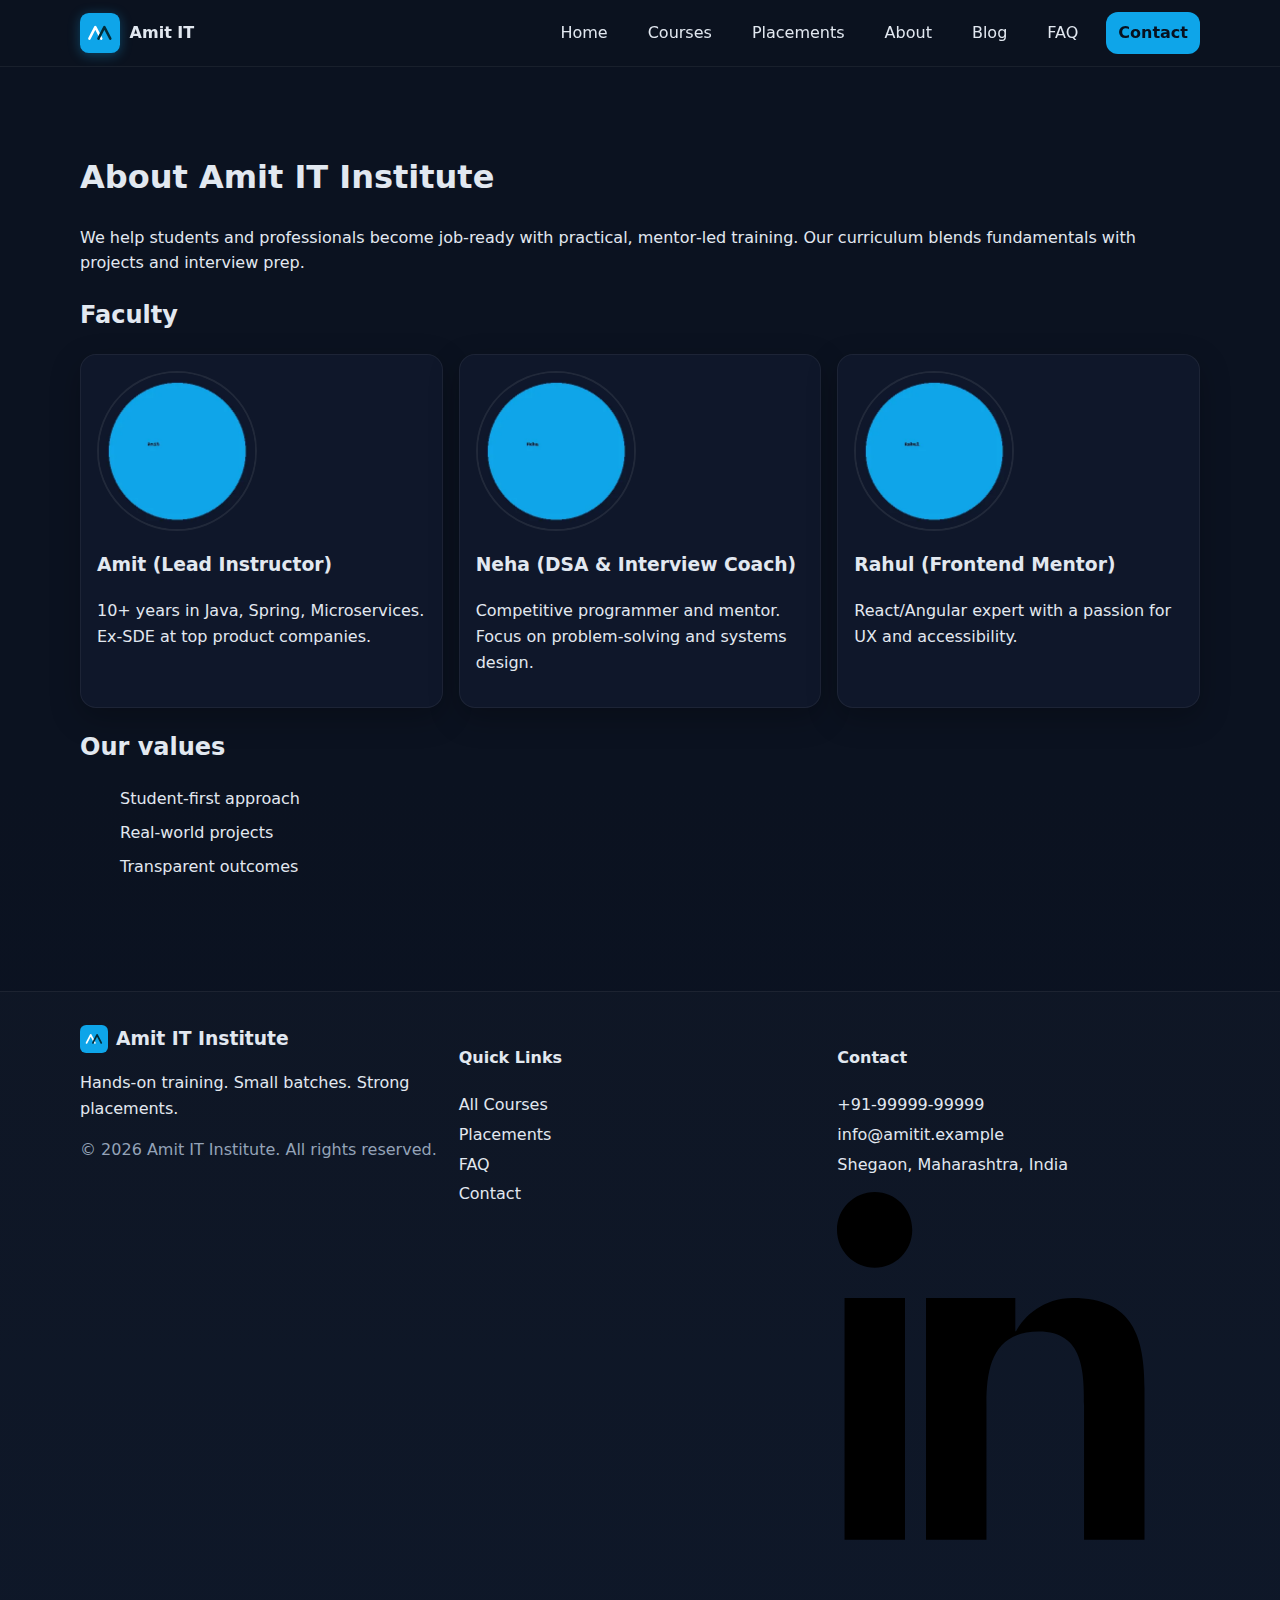
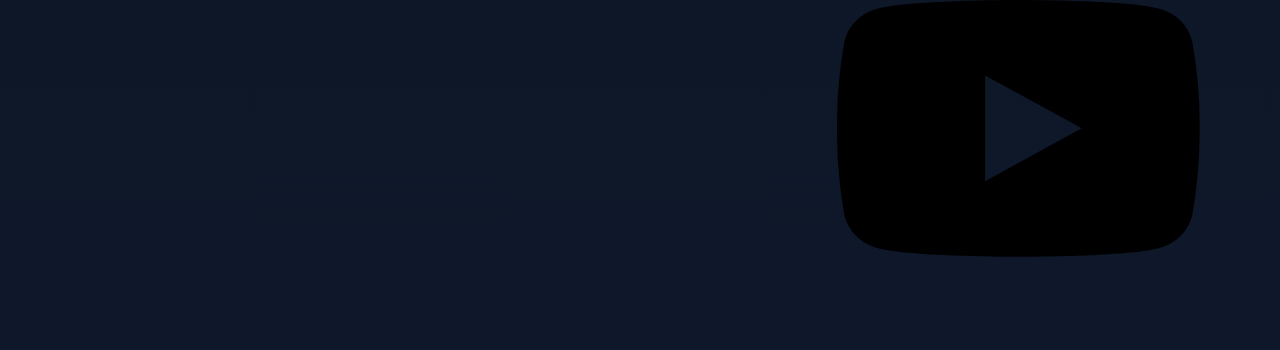
<file: about.html>
<!doctype html>
<html lang="en">
<head>
  <title>About — Amit IT Institute</title>
  <meta charset="utf-8">
<meta name="viewport" content="width=device-width, initial-scale=1">
<meta name="theme-color" content="#0ea5e9">
<meta name="description" content="Amit IT Institute — Learn Java, Python, Full-Stack, Data Structures, and interview skills. Hands-on training, small batches, and strong placement support.">
<meta name="keywords" content="Amit IT Institute, Java course, Python course, DSA, Full Stack, placements, training, India">
<meta property="og:title" content="Amit IT Institute">
<meta property="og:description" content="Transform your career in tech with hands-on courses and strong placement support.">
<meta property="og:type" content="website">
<meta property="og:image" content="assets/img/og-cover.png">
<link rel="icon" href="assets/img/favicon.png">
<link rel="preload" href="assets/img/hero.webp" as="image">
<link rel="stylesheet" href="assets/css/styles.css">
<script defer src="assets/js/main.js"></script>
<script type="application/ld+json">
{
  "@context": "https://schema.org",
  "@type": "CollegeOrUniversity",
  "name": "Amit IT Institute",
  "url": "https://example.com",
  "logo": "https://example.com/assets/img/logo.svg",
  "sameAs": ["https://www.facebook.com/", "https://www.linkedin.com/"],
  "address": {
    "@type": "PostalAddress",
    "addressCountry": "IN"
  }
}
</script>

</head>
<body>
  <header class="site-header" role="banner">
  <a class="skip-link" href="#main">Skip to content</a>
  <div class="container nav-wrap">
    <a href="index.html" class="brand" aria-label="Amit IT Institute home">
      <img src="assets/img/logo.svg" alt="" class="logo" width="40" height="40" loading="eager">
      <span>Amit IT</span>
    </a>
    <button class="nav-toggle" aria-expanded="false" aria-controls="site-nav" aria-label="Toggle navigation">
      <span class="bar"></span><span class="bar"></span><span class="bar"></span>
    </button>
    <nav id="site-nav" class="site-nav" role="navigation">
      <ul>
        <li><a href="index.html">Home</a></li>
        <li><a href="courses.html">Courses</a></li>
        <li><a href="placements.html">Placements</a></li>
        <li><a href="about.html">About</a></li>
        <li><a href="blog.html">Blog</a></li>
        <li><a href="faq.html">FAQ</a></li>
        <li><a href="contact.html" class="btn btn-sm">Contact</a></li>
      </ul>
    </nav>
  </div>
</header>

  <main id="main" class="container pad-block">
    <h1>About Amit IT Institute</h1>
    <p>We help students and professionals become job‑ready with practical, mentor‑led training. Our curriculum blends fundamentals with projects and interview prep.</p>
    <h2>Faculty</h2>
    <div class="grid-3 team">
      <article class="card">
        <img class="avatar" src="assets/img/faculty-amit.webp" alt="Amit — Lead Instructor" width="160" height="160" loading="lazy">
        <h3>Amit (Lead Instructor)</h3>
        <p>10+ years in Java, Spring, Microservices. Ex‑SDE at top product companies.</p>
      </article>
      <article class="card">
        <img class="avatar" src="assets/img/faculty-neha.webp" alt="Neha — DSA & Interview Coach" width="160" height="160" loading="lazy">
        <h3>Neha (DSA & Interview Coach)</h3>
        <p>Competitive programmer and mentor. Focus on problem‑solving and systems design.</p>
      </article>
      <article class="card">
        <img class="avatar" src="assets/img/faculty-rahul.webp" alt="Rahul — Frontend Mentor" width="160" height="160" loading="lazy">
        <h3>Rahul (Frontend Mentor)</h3>
        <p>React/Angular expert with a passion for UX and accessibility.</p>
      </article>
    </div>
    <h2>Our values</h2>
    <ul class="checklist">
      <li>Student‑first approach</li>
      <li>Real‑world projects</li>
      <li>Transparent outcomes</li>
    </ul>
  </main>
  <footer class="site-footer">
  <div class="container grid-3">
    <div>
      <h3 class="footer-brand">
        <img src="assets/img/logo.svg" alt="" width="28" height="28"> Amit IT Institute
      </h3>
      <p>Hands-on training. Small batches. Strong placements.</p>
      <p class="muted">© <span id="year"></span> Amit IT Institute. All rights reserved.</p>
    </div>
    <div>
      <h4>Quick Links</h4>
      <ul class="list-unstyled">
        <li><a href="courses.html">All Courses</a></li>
        <li><a href="placements.html">Placements</a></li>
        <li><a href="faq.html">FAQ</a></li>
        <li><a href="contact.html">Contact</a></li>
      </ul>
    </div>
    <div>
      <h4>Contact</h4>
      <ul class="list-unstyled">
        <li><a href="tel:+919999999999">+91-99999-99999</a></li>
        <li><a href="mailto:info@amitit.example">info@amitit.example</a></li>
        <li>Shegaon, Maharashtra, India</li>
      </ul>
      <div class="socials">
        <a aria-label="LinkedIn" href="#"><svg aria-hidden="true" viewBox="0 0 24 24"><path d="M4.98 3.5C4.98 4.88 3.86 6 2.5 6S0 4.88 0 3.5 1.12 1 2.5 1s2.48 1.12 2.48 2.5zM.5 8h4V24h-4V8zm7.5 0h3.8v2.2h.05c.53-1 1.82-2.2 3.75-2.2 4 0 4.75 2.63 4.75 6v10h-4v-8.9c0-2.13 0-4.87-3-4.87-3 0-3.46 2.34-3.46 4.75V24h-4V8z"/></svg></a>
        <a aria-label="YouTube" href="#"><svg aria-hidden="true" viewBox="0 0 24 24"><path d="M23.5 6.2a3 3 0 0 0-2.1-2.1C19.5 3.5 12 3.5 12 3.5s-7.5 0-9.4.6A3 3 0 0 0 .5 6.2 31 31 0 0 0 0 12a31 31 0 0 0 .5 5.8 3 3 0 0 0 2.1 2.1C4.5 20.5 12 20.5 12 20.5s7.5 0 9.4-.6a3 3 0 0 0 2.1-2.1A31 31 0 0 0 24 12a31 31 0 0 0-.5-5.8zM9.8 15.5v-7l6.4 3.5-6.4 3.5z"/></svg></a>
      </div>
    </div>
  </div>
</footer>

</body>
</html>
</file>
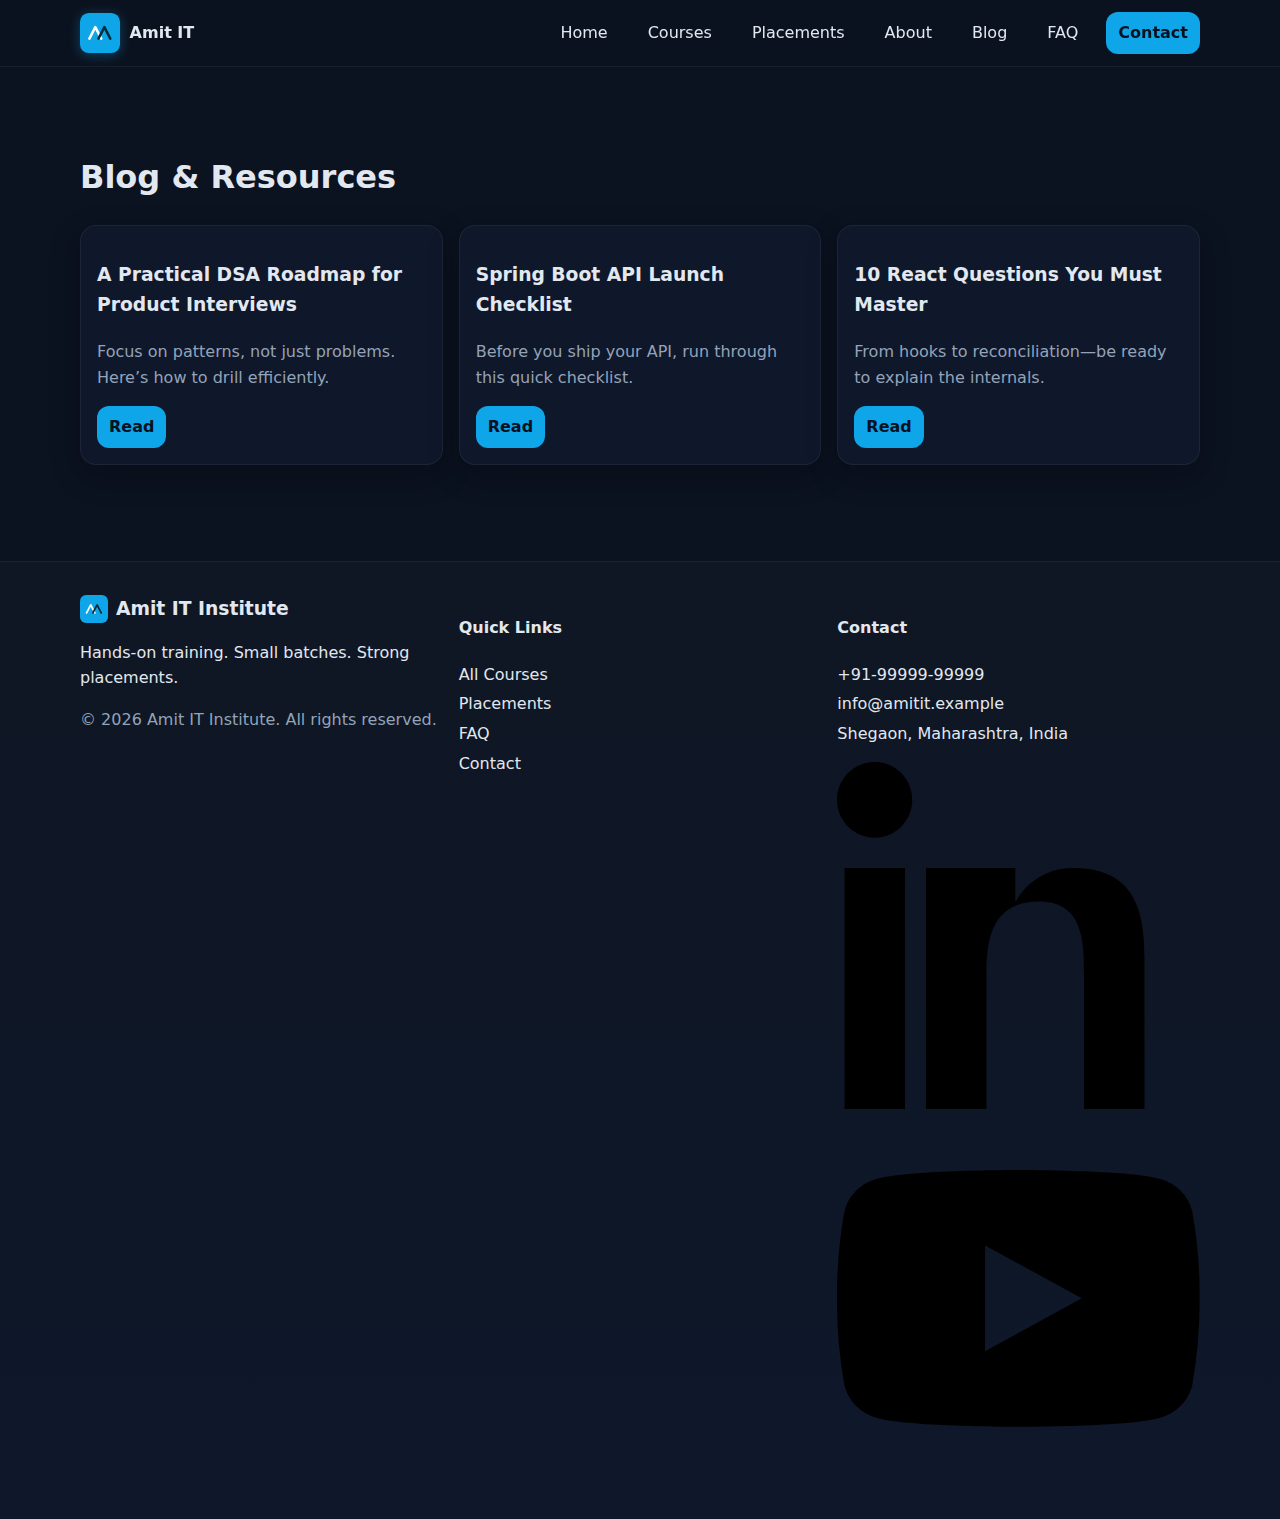
<file: blog.html>
<!doctype html>
<html lang="en">
<head>
  <title>Blog — Amit IT Institute</title>
  <meta charset="utf-8">
<meta name="viewport" content="width=device-width, initial-scale=1">
<meta name="theme-color" content="#0ea5e9">
<meta name="description" content="Amit IT Institute — Learn Java, Python, Full-Stack, Data Structures, and interview skills. Hands-on training, small batches, and strong placement support.">
<meta name="keywords" content="Amit IT Institute, Java course, Python course, DSA, Full Stack, placements, training, India">
<meta property="og:title" content="Amit IT Institute">
<meta property="og:description" content="Transform your career in tech with hands-on courses and strong placement support.">
<meta property="og:type" content="website">
<meta property="og:image" content="assets/img/og-cover.png">
<link rel="icon" href="assets/img/favicon.png">
<link rel="preload" href="assets/img/hero.webp" as="image">
<link rel="stylesheet" href="assets/css/styles.css">
<script defer src="assets/js/main.js"></script>
<script type="application/ld+json">
{
  "@context": "https://schema.org",
  "@type": "CollegeOrUniversity",
  "name": "Amit IT Institute",
  "url": "https://example.com",
  "logo": "https://example.com/assets/img/logo.svg",
  "sameAs": ["https://www.facebook.com/", "https://www.linkedin.com/"],
  "address": {
    "@type": "PostalAddress",
    "addressCountry": "IN"
  }
}
</script>

  <script defer src="assets/js/blog.js"></script>
</head>
<body>
  <header class="site-header" role="banner">
  <a class="skip-link" href="#main">Skip to content</a>
  <div class="container nav-wrap">
    <a href="index.html" class="brand" aria-label="Amit IT Institute home">
      <img src="assets/img/logo.svg" alt="" class="logo" width="40" height="40" loading="eager">
      <span>Amit IT</span>
    </a>
    <button class="nav-toggle" aria-expanded="false" aria-controls="site-nav" aria-label="Toggle navigation">
      <span class="bar"></span><span class="bar"></span><span class="bar"></span>
    </button>
    <nav id="site-nav" class="site-nav" role="navigation">
      <ul>
        <li><a href="index.html">Home</a></li>
        <li><a href="courses.html">Courses</a></li>
        <li><a href="placements.html">Placements</a></li>
        <li><a href="about.html">About</a></li>
        <li><a href="blog.html">Blog</a></li>
        <li><a href="faq.html">FAQ</a></li>
        <li><a href="contact.html" class="btn btn-sm">Contact</a></li>
      </ul>
    </nav>
  </div>
</header>

  <main id="main" class="container pad-block">
    <h1>Blog & Resources</h1>
    <div id="post-list" class="grid-3"></div>
  </main>
  <footer class="site-footer">
  <div class="container grid-3">
    <div>
      <h3 class="footer-brand">
        <img src="assets/img/logo.svg" alt="" width="28" height="28"> Amit IT Institute
      </h3>
      <p>Hands-on training. Small batches. Strong placements.</p>
      <p class="muted">© <span id="year"></span> Amit IT Institute. All rights reserved.</p>
    </div>
    <div>
      <h4>Quick Links</h4>
      <ul class="list-unstyled">
        <li><a href="courses.html">All Courses</a></li>
        <li><a href="placements.html">Placements</a></li>
        <li><a href="faq.html">FAQ</a></li>
        <li><a href="contact.html">Contact</a></li>
      </ul>
    </div>
    <div>
      <h4>Contact</h4>
      <ul class="list-unstyled">
        <li><a href="tel:+919999999999">+91-99999-99999</a></li>
        <li><a href="mailto:info@amitit.example">info@amitit.example</a></li>
        <li>Shegaon, Maharashtra, India</li>
      </ul>
      <div class="socials">
        <a aria-label="LinkedIn" href="#"><svg aria-hidden="true" viewBox="0 0 24 24"><path d="M4.98 3.5C4.98 4.88 3.86 6 2.5 6S0 4.88 0 3.5 1.12 1 2.5 1s2.48 1.12 2.48 2.5zM.5 8h4V24h-4V8zm7.5 0h3.8v2.2h.05c.53-1 1.82-2.2 3.75-2.2 4 0 4.75 2.63 4.75 6v10h-4v-8.9c0-2.13 0-4.87-3-4.87-3 0-3.46 2.34-3.46 4.75V24h-4V8z"/></svg></a>
        <a aria-label="YouTube" href="#"><svg aria-hidden="true" viewBox="0 0 24 24"><path d="M23.5 6.2a3 3 0 0 0-2.1-2.1C19.5 3.5 12 3.5 12 3.5s-7.5 0-9.4.6A3 3 0 0 0 .5 6.2 31 31 0 0 0 0 12a31 31 0 0 0 .5 5.8 3 3 0 0 0 2.1 2.1C4.5 20.5 12 20.5 12 20.5s7.5 0 9.4-.6a3 3 0 0 0 2.1-2.1A31 31 0 0 0 24 12a31 31 0 0 0-.5-5.8zM9.8 15.5v-7l6.4 3.5-6.4 3.5z"/></svg></a>
      </div>
    </div>
  </div>
</footer>

</body>
</html>
</file>
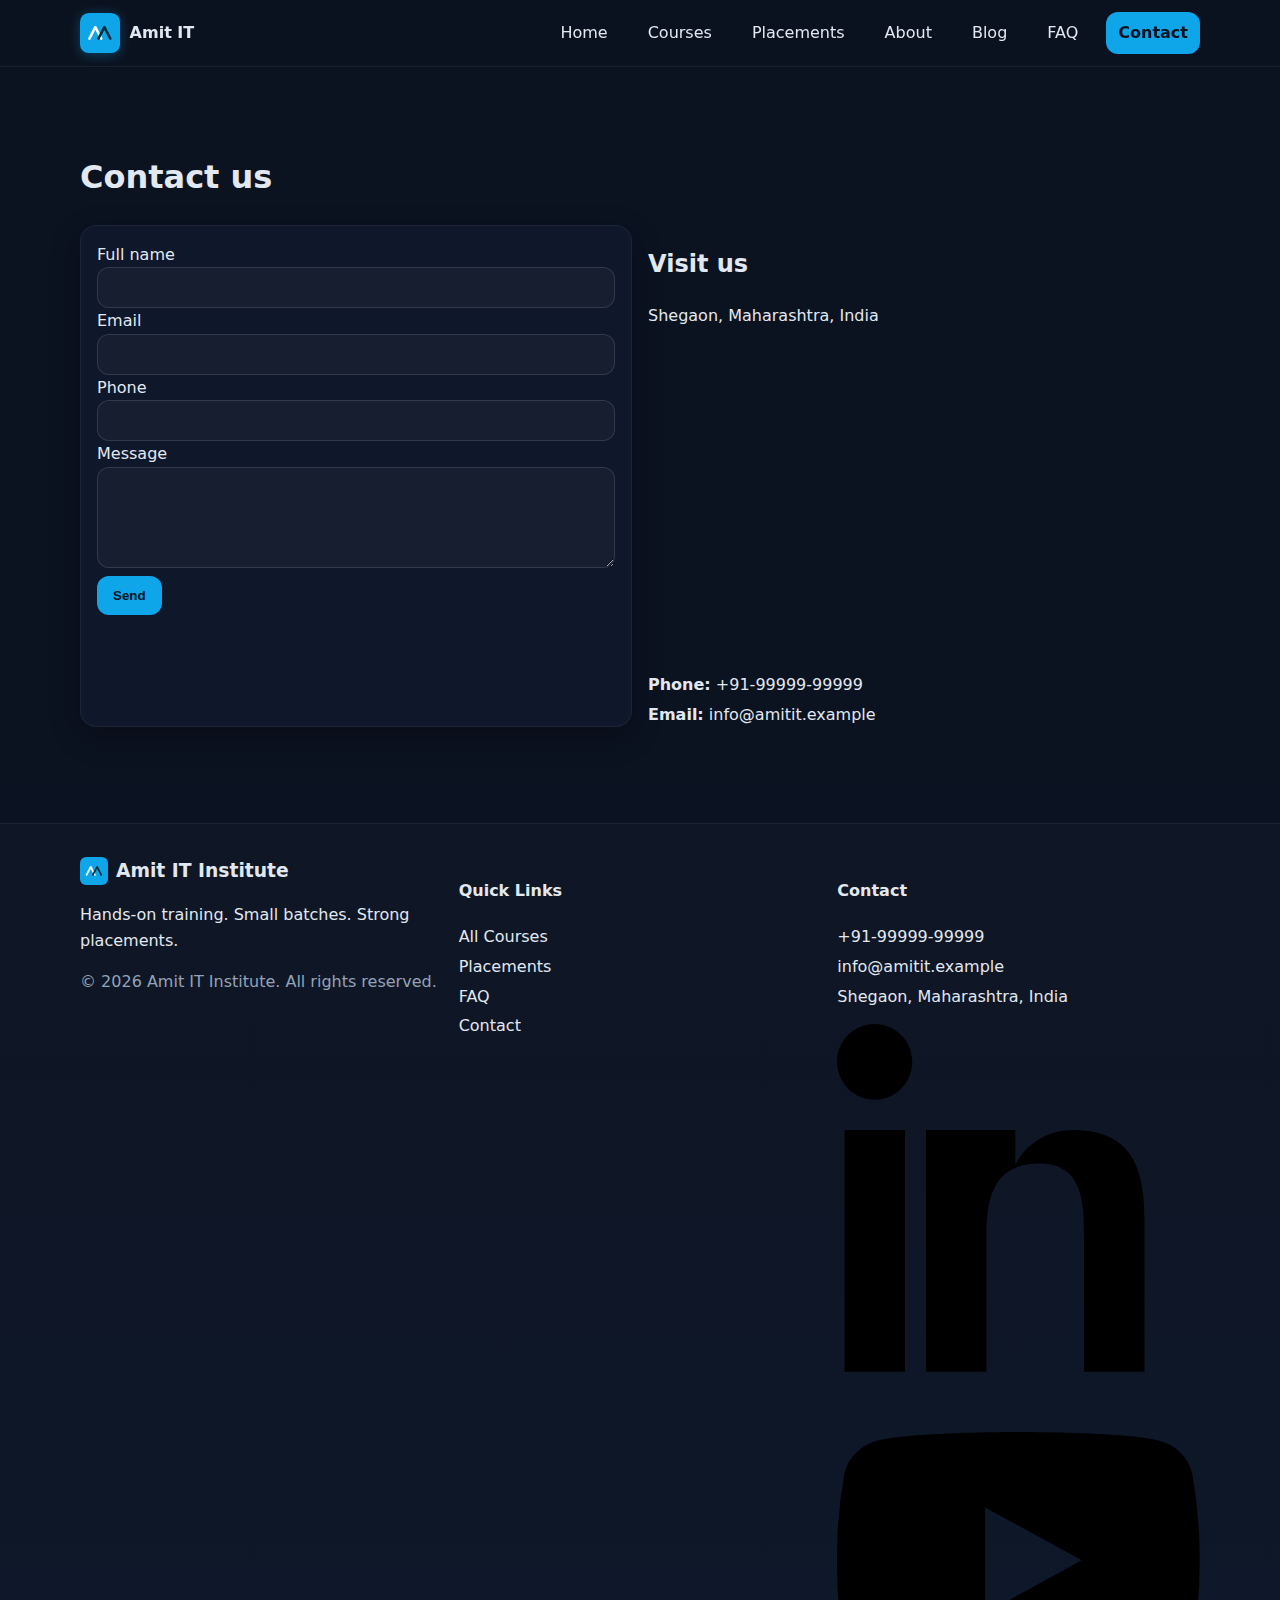
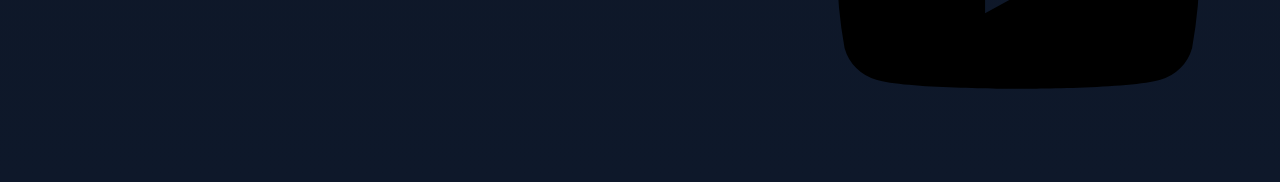
<file: contact.html>
<!doctype html>
<html lang="en">
<head>
  <title>Contact — Amit IT Institute</title>
  <meta charset="utf-8">
<meta name="viewport" content="width=device-width, initial-scale=1">
<meta name="theme-color" content="#0ea5e9">
<meta name="description" content="Amit IT Institute — Learn Java, Python, Full-Stack, Data Structures, and interview skills. Hands-on training, small batches, and strong placement support.">
<meta name="keywords" content="Amit IT Institute, Java course, Python course, DSA, Full Stack, placements, training, India">
<meta property="og:title" content="Amit IT Institute">
<meta property="og:description" content="Transform your career in tech with hands-on courses and strong placement support.">
<meta property="og:type" content="website">
<meta property="og:image" content="assets/img/og-cover.png">
<link rel="icon" href="assets/img/favicon.png">
<link rel="preload" href="assets/img/hero.webp" as="image">
<link rel="stylesheet" href="assets/css/styles.css">
<script defer src="assets/js/main.js"></script>
<script type="application/ld+json">
{
  "@context": "https://schema.org",
  "@type": "CollegeOrUniversity",
  "name": "Amit IT Institute",
  "url": "https://example.com",
  "logo": "https://example.com/assets/img/logo.svg",
  "sameAs": ["https://www.facebook.com/", "https://www.linkedin.com/"],
  "address": {
    "@type": "PostalAddress",
    "addressCountry": "IN"
  }
}
</script>

</head>
<body>
  <header class="site-header" role="banner">
  <a class="skip-link" href="#main">Skip to content</a>
  <div class="container nav-wrap">
    <a href="index.html" class="brand" aria-label="Amit IT Institute home">
      <img src="assets/img/logo.svg" alt="" class="logo" width="40" height="40" loading="eager">
      <span>Amit IT</span>
    </a>
    <button class="nav-toggle" aria-expanded="false" aria-controls="site-nav" aria-label="Toggle navigation">
      <span class="bar"></span><span class="bar"></span><span class="bar"></span>
    </button>
    <nav id="site-nav" class="site-nav" role="navigation">
      <ul>
        <li><a href="index.html">Home</a></li>
        <li><a href="courses.html">Courses</a></li>
        <li><a href="placements.html">Placements</a></li>
        <li><a href="about.html">About</a></li>
        <li><a href="blog.html">Blog</a></li>
        <li><a href="faq.html">FAQ</a></li>
        <li><a href="contact.html" class="btn btn-sm">Contact</a></li>
      </ul>
    </nav>
  </div>
</header>

  <main id="main" class="container pad-block">
    <h1>Contact us</h1>
    <div class="grid-2">
      <form id="contact-form" class="card" novalidate>
        <label>Full name
          <input type="text" name="name" required>
        </label>
        <label>Email
          <input type="email" name="email" required>
        </label>
        <label>Phone
          <input type="tel" name="phone" pattern="[0-9\-\+ ](7, 15)" required>
        </label>
        <label>Message
          <textarea name="message" rows="5" required></textarea>
        </label>
        <button class="btn" type="submit">Send</button>
        <p id="form-status" class="muted" role="status" aria-live="polite"></p>
      </form>
      <div>
        <h2>Visit us</h2>
        <p>Shegaon, Maharashtra, India</p>
        <div class="map-embed">
          <iframe title="Amit IT Institute location" loading="lazy" referrerpolicy="no-referrer-when-downgrade"
            src="https://maps.google.com/maps?q=Shegaon%20Maharashtra&t=&z=13&ie=UTF8&iwloc=&output=embed"></iframe>
        </div>
        <ul class="list-unstyled">
          <li><strong>Phone:</strong> +91‑99999‑99999</li>
          <li><strong>Email:</strong> info@amitit.example</li>
        </ul>
      </div>
    </div>
  </main>
  <footer class="site-footer">
  <div class="container grid-3">
    <div>
      <h3 class="footer-brand">
        <img src="assets/img/logo.svg" alt="" width="28" height="28"> Amit IT Institute
      </h3>
      <p>Hands-on training. Small batches. Strong placements.</p>
      <p class="muted">© <span id="year"></span> Amit IT Institute. All rights reserved.</p>
    </div>
    <div>
      <h4>Quick Links</h4>
      <ul class="list-unstyled">
        <li><a href="courses.html">All Courses</a></li>
        <li><a href="placements.html">Placements</a></li>
        <li><a href="faq.html">FAQ</a></li>
        <li><a href="contact.html">Contact</a></li>
      </ul>
    </div>
    <div>
      <h4>Contact</h4>
      <ul class="list-unstyled">
        <li><a href="tel:+919999999999">+91-99999-99999</a></li>
        <li><a href="mailto:info@amitit.example">info@amitit.example</a></li>
        <li>Shegaon, Maharashtra, India</li>
      </ul>
      <div class="socials">
        <a aria-label="LinkedIn" href="#"><svg aria-hidden="true" viewBox="0 0 24 24"><path d="M4.98 3.5C4.98 4.88 3.86 6 2.5 6S0 4.88 0 3.5 1.12 1 2.5 1s2.48 1.12 2.48 2.5zM.5 8h4V24h-4V8zm7.5 0h3.8v2.2h.05c.53-1 1.82-2.2 3.75-2.2 4 0 4.75 2.63 4.75 6v10h-4v-8.9c0-2.13 0-4.87-3-4.87-3 0-3.46 2.34-3.46 4.75V24h-4V8z"/></svg></a>
        <a aria-label="YouTube" href="#"><svg aria-hidden="true" viewBox="0 0 24 24"><path d="M23.5 6.2a3 3 0 0 0-2.1-2.1C19.5 3.5 12 3.5 12 3.5s-7.5 0-9.4.6A3 3 0 0 0 .5 6.2 31 31 0 0 0 0 12a31 31 0 0 0 .5 5.8 3 3 0 0 0 2.1 2.1C4.5 20.5 12 20.5 12 20.5s7.5 0 9.4-.6a3 3 0 0 0 2.1-2.1A31 31 0 0 0 24 12a31 31 0 0 0-.5-5.8zM9.8 15.5v-7l6.4 3.5-6.4 3.5z"/></svg></a>
      </div>
    </div>
  </div>
</footer>

  <script>
    // simple client-side validation/feedback
    document.getElementById('contact-form').addEventListener('submit', (e) => {
      e.preventDefault();
      const status = document.getElementById('form-status');
      status.textContent = 'Thanks! Your message has been recorded.';
      e.target.reset();
    });
  </script>
</body>
</html>
</file>
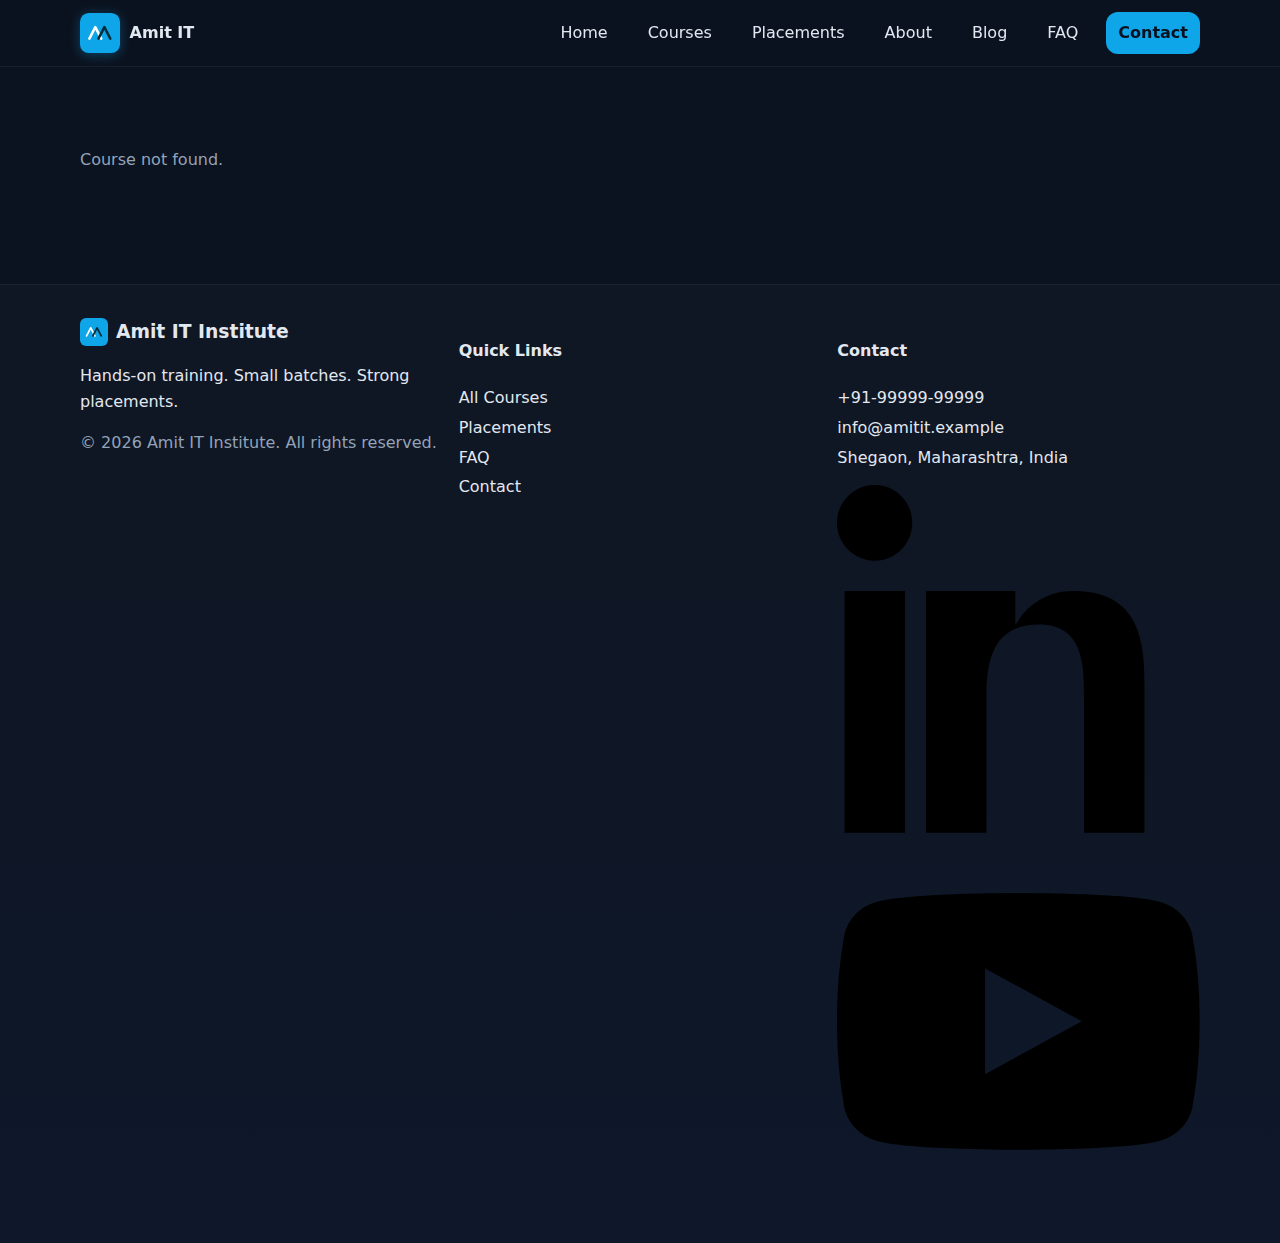
<file: course.html>
<!doctype html>
<html lang="en">
<head>
  <title>Course Details — Amit IT Institute</title>
  <meta charset="utf-8">
<meta name="viewport" content="width=device-width, initial-scale=1">
<meta name="theme-color" content="#0ea5e9">
<meta name="description" content="Amit IT Institute — Learn Java, Python, Full-Stack, Data Structures, and interview skills. Hands-on training, small batches, and strong placement support.">
<meta name="keywords" content="Amit IT Institute, Java course, Python course, DSA, Full Stack, placements, training, India">
<meta property="og:title" content="Amit IT Institute">
<meta property="og:description" content="Transform your career in tech with hands-on courses and strong placement support.">
<meta property="og:type" content="website">
<meta property="og:image" content="assets/img/og-cover.png">
<link rel="icon" href="assets/img/favicon.png">
<link rel="preload" href="assets/img/hero.webp" as="image">
<link rel="stylesheet" href="assets/css/styles.css">
<script defer src="assets/js/main.js"></script>
<script type="application/ld+json">
{
  "@context": "https://schema.org",
  "@type": "CollegeOrUniversity",
  "name": "Amit IT Institute",
  "url": "https://example.com",
  "logo": "https://example.com/assets/img/logo.svg",
  "sameAs": ["https://www.facebook.com/", "https://www.linkedin.com/"],
  "address": {
    "@type": "PostalAddress",
    "addressCountry": "IN"
  }
}
</script>

  <script defer src="assets/js/course-detail.js"></script>
</head>
<body>
  <header class="site-header" role="banner">
  <a class="skip-link" href="#main">Skip to content</a>
  <div class="container nav-wrap">
    <a href="index.html" class="brand" aria-label="Amit IT Institute home">
      <img src="assets/img/logo.svg" alt="" class="logo" width="40" height="40" loading="eager">
      <span>Amit IT</span>
    </a>
    <button class="nav-toggle" aria-expanded="false" aria-controls="site-nav" aria-label="Toggle navigation">
      <span class="bar"></span><span class="bar"></span><span class="bar"></span>
    </button>
    <nav id="site-nav" class="site-nav" role="navigation">
      <ul>
        <li><a href="index.html">Home</a></li>
        <li><a href="courses.html">Courses</a></li>
        <li><a href="placements.html">Placements</a></li>
        <li><a href="about.html">About</a></li>
        <li><a href="blog.html">Blog</a></li>
        <li><a href="faq.html">FAQ</a></li>
        <li><a href="contact.html" class="btn btn-sm">Contact</a></li>
      </ul>
    </nav>
  </div>
</header>

  <main id="main" class="container pad-block">
    <div id="course-detail"></div>
  </main>
  <footer class="site-footer">
  <div class="container grid-3">
    <div>
      <h3 class="footer-brand">
        <img src="assets/img/logo.svg" alt="" width="28" height="28"> Amit IT Institute
      </h3>
      <p>Hands-on training. Small batches. Strong placements.</p>
      <p class="muted">© <span id="year"></span> Amit IT Institute. All rights reserved.</p>
    </div>
    <div>
      <h4>Quick Links</h4>
      <ul class="list-unstyled">
        <li><a href="courses.html">All Courses</a></li>
        <li><a href="placements.html">Placements</a></li>
        <li><a href="faq.html">FAQ</a></li>
        <li><a href="contact.html">Contact</a></li>
      </ul>
    </div>
    <div>
      <h4>Contact</h4>
      <ul class="list-unstyled">
        <li><a href="tel:+919999999999">+91-99999-99999</a></li>
        <li><a href="mailto:info@amitit.example">info@amitit.example</a></li>
        <li>Shegaon, Maharashtra, India</li>
      </ul>
      <div class="socials">
        <a aria-label="LinkedIn" href="#"><svg aria-hidden="true" viewBox="0 0 24 24"><path d="M4.98 3.5C4.98 4.88 3.86 6 2.5 6S0 4.88 0 3.5 1.12 1 2.5 1s2.48 1.12 2.48 2.5zM.5 8h4V24h-4V8zm7.5 0h3.8v2.2h.05c.53-1 1.82-2.2 3.75-2.2 4 0 4.75 2.63 4.75 6v10h-4v-8.9c0-2.13 0-4.87-3-4.87-3 0-3.46 2.34-3.46 4.75V24h-4V8z"/></svg></a>
        <a aria-label="YouTube" href="#"><svg aria-hidden="true" viewBox="0 0 24 24"><path d="M23.5 6.2a3 3 0 0 0-2.1-2.1C19.5 3.5 12 3.5 12 3.5s-7.5 0-9.4.6A3 3 0 0 0 .5 6.2 31 31 0 0 0 0 12a31 31 0 0 0 .5 5.8 3 3 0 0 0 2.1 2.1C4.5 20.5 12 20.5 12 20.5s7.5 0 9.4-.6a3 3 0 0 0 2.1-2.1A31 31 0 0 0 24 12a31 31 0 0 0-.5-5.8zM9.8 15.5v-7l6.4 3.5-6.4 3.5z"/></svg></a>
      </div>
    </div>
  </div>
</footer>

</body>
</html>
</file>
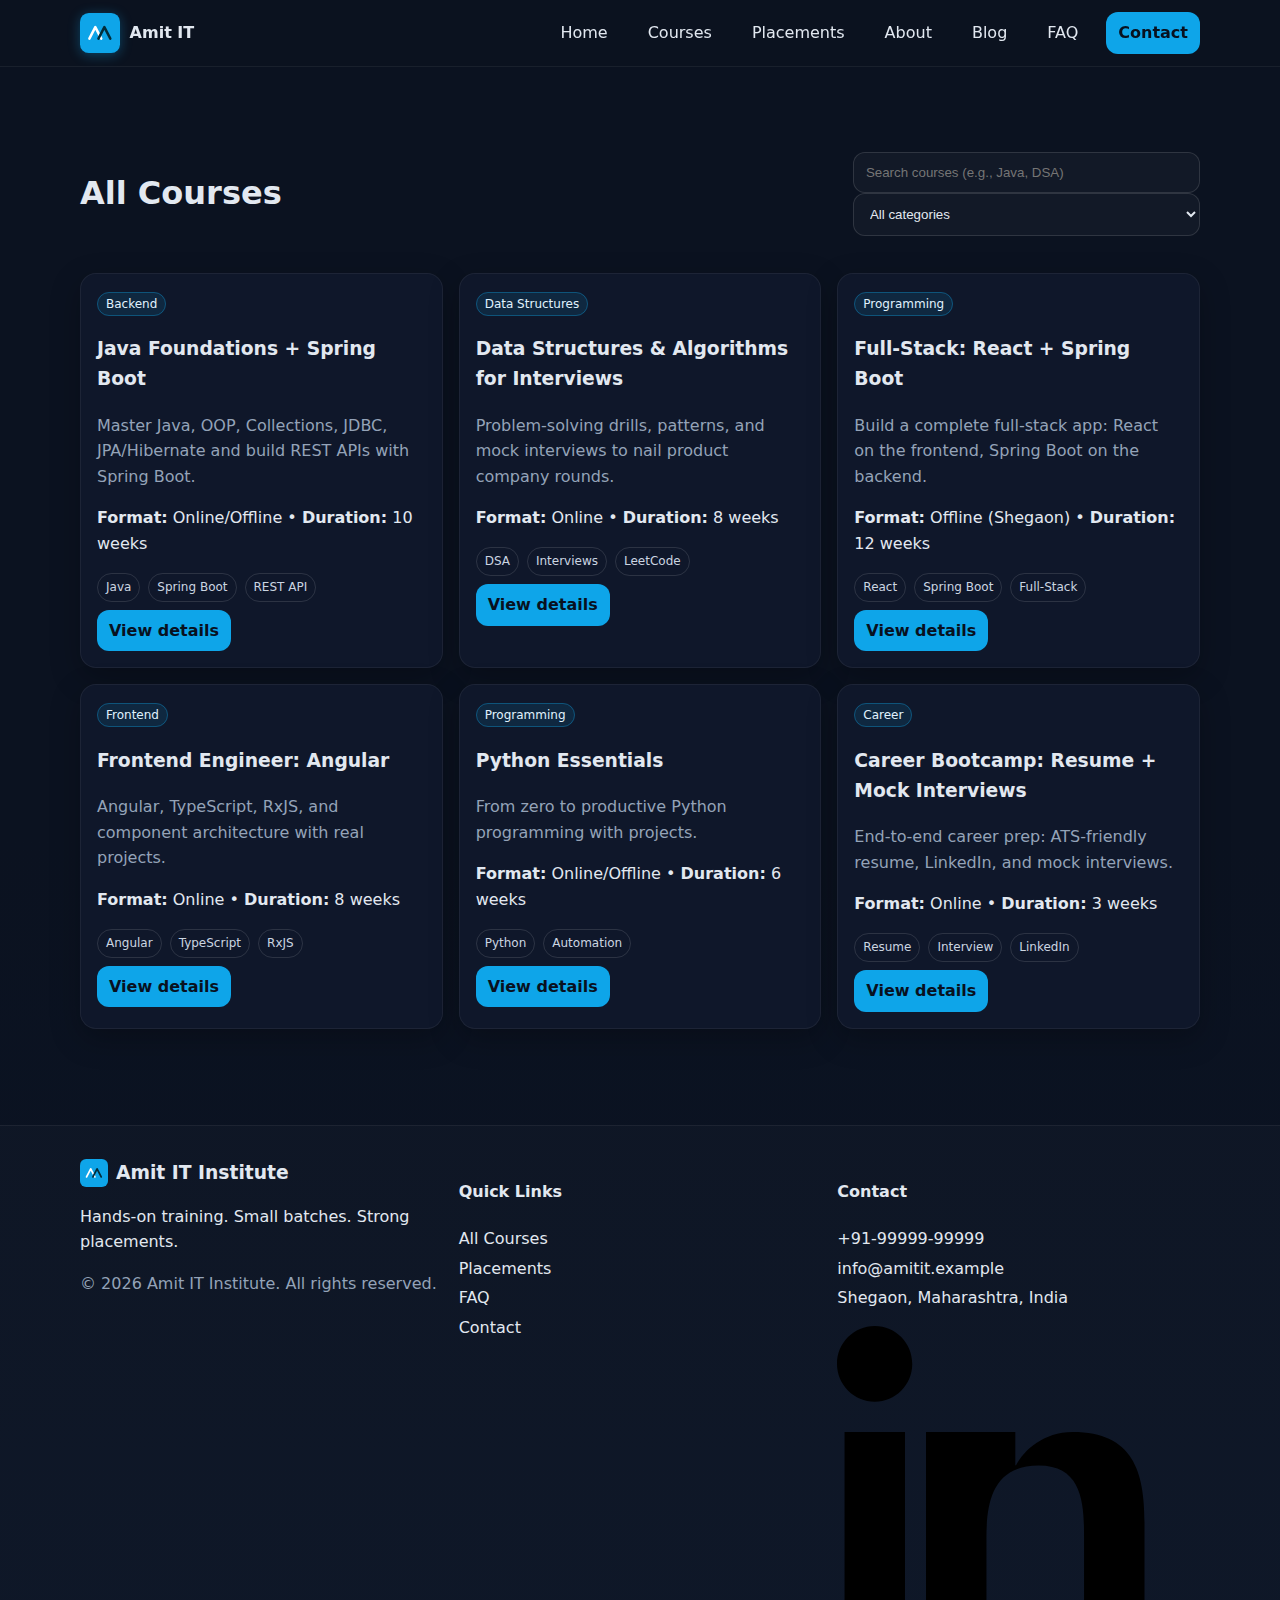
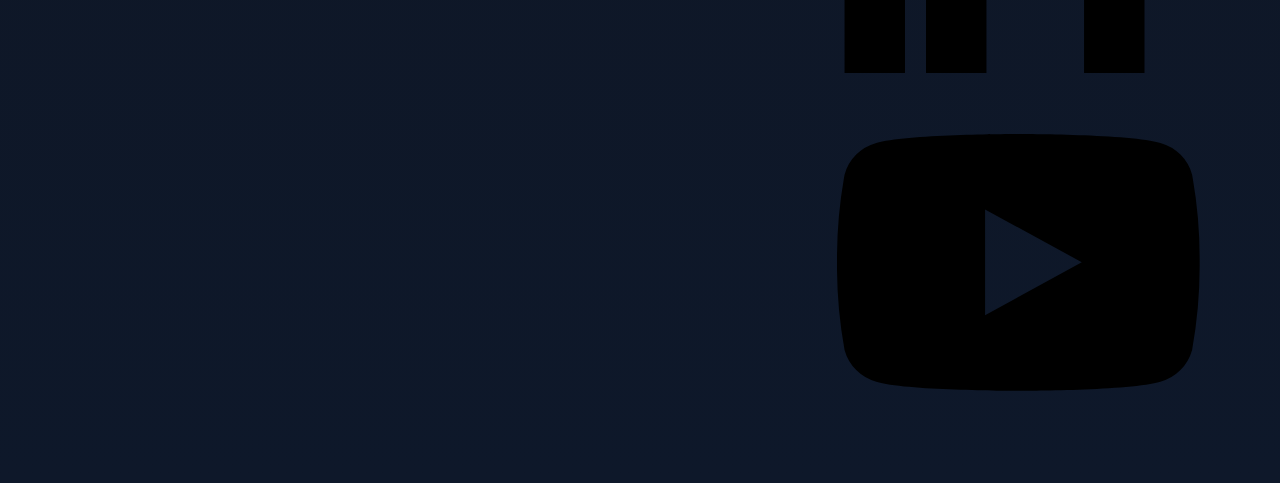
<file: courses.html>
<!doctype html>
<html lang="en">
<head>
  <title>Courses — Amit IT Institute</title>
  <meta charset="utf-8">
<meta name="viewport" content="width=device-width, initial-scale=1">
<meta name="theme-color" content="#0ea5e9">
<meta name="description" content="Amit IT Institute — Learn Java, Python, Full-Stack, Data Structures, and interview skills. Hands-on training, small batches, and strong placement support.">
<meta name="keywords" content="Amit IT Institute, Java course, Python course, DSA, Full Stack, placements, training, India">
<meta property="og:title" content="Amit IT Institute">
<meta property="og:description" content="Transform your career in tech with hands-on courses and strong placement support.">
<meta property="og:type" content="website">
<meta property="og:image" content="assets/img/og-cover.png">
<link rel="icon" href="assets/img/favicon.png">
<link rel="preload" href="assets/img/hero.webp" as="image">
<link rel="stylesheet" href="assets/css/styles.css">
<script defer src="assets/js/main.js"></script>
<script type="application/ld+json">
{
  "@context": "https://schema.org",
  "@type": "CollegeOrUniversity",
  "name": "Amit IT Institute",
  "url": "https://example.com",
  "logo": "https://example.com/assets/img/logo.svg",
  "sameAs": ["https://www.facebook.com/", "https://www.linkedin.com/"],
  "address": {
    "@type": "PostalAddress",
    "addressCountry": "IN"
  }
}
</script>

  <script defer src="assets/js/courses.js"></script>
</head>
<body>
  <header class="site-header" role="banner">
  <a class="skip-link" href="#main">Skip to content</a>
  <div class="container nav-wrap">
    <a href="index.html" class="brand" aria-label="Amit IT Institute home">
      <img src="assets/img/logo.svg" alt="" class="logo" width="40" height="40" loading="eager">
      <span>Amit IT</span>
    </a>
    <button class="nav-toggle" aria-expanded="false" aria-controls="site-nav" aria-label="Toggle navigation">
      <span class="bar"></span><span class="bar"></span><span class="bar"></span>
    </button>
    <nav id="site-nav" class="site-nav" role="navigation">
      <ul>
        <li><a href="index.html">Home</a></li>
        <li><a href="courses.html">Courses</a></li>
        <li><a href="placements.html">Placements</a></li>
        <li><a href="about.html">About</a></li>
        <li><a href="blog.html">Blog</a></li>
        <li><a href="faq.html">FAQ</a></li>
        <li><a href="contact.html" class="btn btn-sm">Contact</a></li>
      </ul>
    </nav>
  </div>
</header>

  <main id="main" class="container pad-block">
    <div class="section-head">
      <h1>All Courses</h1>
      <div class="filters">
        <input id="q" type="search" placeholder="Search courses (e.g., Java, DSA)" aria-label="Search courses">
        <select id="cat" aria-label="Filter by category">
          <option value="">All categories</option>
          <option>Programming</option>
          <option>Frontend</option>
          <option>Backend</option>
          <option>Data Structures</option>
          <option>Career</option>
        </select>
      </div>
    </div>
    <div id="course-list" class="grid-3"></div>
  </main>
  <footer class="site-footer">
  <div class="container grid-3">
    <div>
      <h3 class="footer-brand">
        <img src="assets/img/logo.svg" alt="" width="28" height="28"> Amit IT Institute
      </h3>
      <p>Hands-on training. Small batches. Strong placements.</p>
      <p class="muted">© <span id="year"></span> Amit IT Institute. All rights reserved.</p>
    </div>
    <div>
      <h4>Quick Links</h4>
      <ul class="list-unstyled">
        <li><a href="courses.html">All Courses</a></li>
        <li><a href="placements.html">Placements</a></li>
        <li><a href="faq.html">FAQ</a></li>
        <li><a href="contact.html">Contact</a></li>
      </ul>
    </div>
    <div>
      <h4>Contact</h4>
      <ul class="list-unstyled">
        <li><a href="tel:+919999999999">+91-99999-99999</a></li>
        <li><a href="mailto:info@amitit.example">info@amitit.example</a></li>
        <li>Shegaon, Maharashtra, India</li>
      </ul>
      <div class="socials">
        <a aria-label="LinkedIn" href="#"><svg aria-hidden="true" viewBox="0 0 24 24"><path d="M4.98 3.5C4.98 4.88 3.86 6 2.5 6S0 4.88 0 3.5 1.12 1 2.5 1s2.48 1.12 2.48 2.5zM.5 8h4V24h-4V8zm7.5 0h3.8v2.2h.05c.53-1 1.82-2.2 3.75-2.2 4 0 4.75 2.63 4.75 6v10h-4v-8.9c0-2.13 0-4.87-3-4.87-3 0-3.46 2.34-3.46 4.75V24h-4V8z"/></svg></a>
        <a aria-label="YouTube" href="#"><svg aria-hidden="true" viewBox="0 0 24 24"><path d="M23.5 6.2a3 3 0 0 0-2.1-2.1C19.5 3.5 12 3.5 12 3.5s-7.5 0-9.4.6A3 3 0 0 0 .5 6.2 31 31 0 0 0 0 12a31 31 0 0 0 .5 5.8 3 3 0 0 0 2.1 2.1C4.5 20.5 12 20.5 12 20.5s7.5 0 9.4-.6a3 3 0 0 0 2.1-2.1A31 31 0 0 0 24 12a31 31 0 0 0-.5-5.8zM9.8 15.5v-7l6.4 3.5-6.4 3.5z"/></svg></a>
      </div>
    </div>
  </div>
</footer>

</body>
</html>
</file>
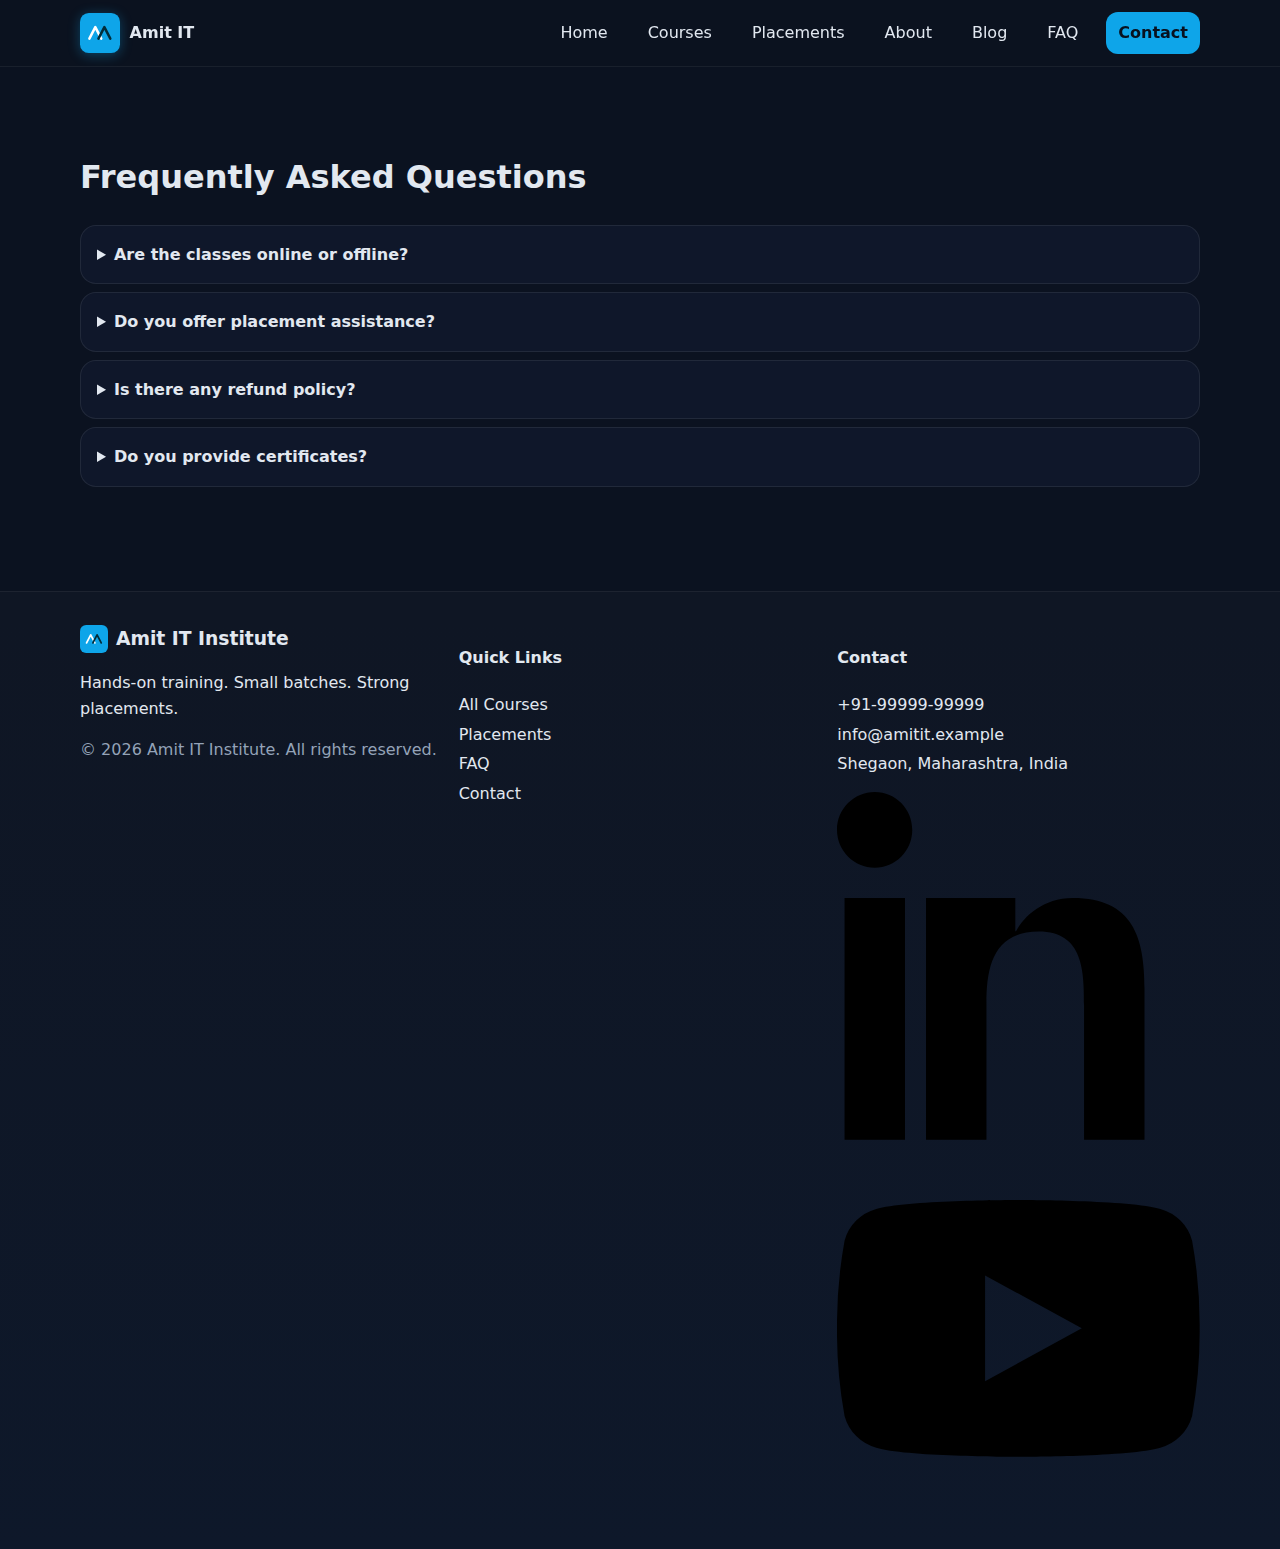
<file: faq.html>
<!doctype html>
<html lang="en">
<head>
  <title>FAQ — Amit IT Institute</title>
  <meta charset="utf-8">
<meta name="viewport" content="width=device-width, initial-scale=1">
<meta name="theme-color" content="#0ea5e9">
<meta name="description" content="Amit IT Institute — Learn Java, Python, Full-Stack, Data Structures, and interview skills. Hands-on training, small batches, and strong placement support.">
<meta name="keywords" content="Amit IT Institute, Java course, Python course, DSA, Full Stack, placements, training, India">
<meta property="og:title" content="Amit IT Institute">
<meta property="og:description" content="Transform your career in tech with hands-on courses and strong placement support.">
<meta property="og:type" content="website">
<meta property="og:image" content="assets/img/og-cover.png">
<link rel="icon" href="assets/img/favicon.png">
<link rel="preload" href="assets/img/hero.webp" as="image">
<link rel="stylesheet" href="assets/css/styles.css">
<script defer src="assets/js/main.js"></script>
<script type="application/ld+json">
{
  "@context": "https://schema.org",
  "@type": "CollegeOrUniversity",
  "name": "Amit IT Institute",
  "url": "https://example.com",
  "logo": "https://example.com/assets/img/logo.svg",
  "sameAs": ["https://www.facebook.com/", "https://www.linkedin.com/"],
  "address": {
    "@type": "PostalAddress",
    "addressCountry": "IN"
  }
}
</script>

</head>
<body>
  <header class="site-header" role="banner">
  <a class="skip-link" href="#main">Skip to content</a>
  <div class="container nav-wrap">
    <a href="index.html" class="brand" aria-label="Amit IT Institute home">
      <img src="assets/img/logo.svg" alt="" class="logo" width="40" height="40" loading="eager">
      <span>Amit IT</span>
    </a>
    <button class="nav-toggle" aria-expanded="false" aria-controls="site-nav" aria-label="Toggle navigation">
      <span class="bar"></span><span class="bar"></span><span class="bar"></span>
    </button>
    <nav id="site-nav" class="site-nav" role="navigation">
      <ul>
        <li><a href="index.html">Home</a></li>
        <li><a href="courses.html">Courses</a></li>
        <li><a href="placements.html">Placements</a></li>
        <li><a href="about.html">About</a></li>
        <li><a href="blog.html">Blog</a></li>
        <li><a href="faq.html">FAQ</a></li>
        <li><a href="contact.html" class="btn btn-sm">Contact</a></li>
      </ul>
    </nav>
  </div>
</header>

  <main id="main" class="container pad-block">
    <h1>Frequently Asked Questions</h1>
    <details class="faq">
      <summary>Are the classes online or offline?</summary>
      <p>We run both online and in‑person batches. Check schedules on each course page.</p>
    </details>
    <details class="faq">
      <summary>Do you offer placement assistance?</summary>
      <p>Yes. We provide resume reviews, mock interviews, and referrals to hiring partners.</p>
    </details>
    <details class="faq">
      <summary>Is there any refund policy?</summary>
      <p>Yes. Refunds are available before the second session of a batch. See terms during enrollment.</p>
    </details>
    <details class="faq">
      <summary>Do you provide certificates?</summary>
      <p>Yes, upon successful completion and assessment.</p>
    </details>
  </main>
  <footer class="site-footer">
  <div class="container grid-3">
    <div>
      <h3 class="footer-brand">
        <img src="assets/img/logo.svg" alt="" width="28" height="28"> Amit IT Institute
      </h3>
      <p>Hands-on training. Small batches. Strong placements.</p>
      <p class="muted">© <span id="year"></span> Amit IT Institute. All rights reserved.</p>
    </div>
    <div>
      <h4>Quick Links</h4>
      <ul class="list-unstyled">
        <li><a href="courses.html">All Courses</a></li>
        <li><a href="placements.html">Placements</a></li>
        <li><a href="faq.html">FAQ</a></li>
        <li><a href="contact.html">Contact</a></li>
      </ul>
    </div>
    <div>
      <h4>Contact</h4>
      <ul class="list-unstyled">
        <li><a href="tel:+919999999999">+91-99999-99999</a></li>
        <li><a href="mailto:info@amitit.example">info@amitit.example</a></li>
        <li>Shegaon, Maharashtra, India</li>
      </ul>
      <div class="socials">
        <a aria-label="LinkedIn" href="#"><svg aria-hidden="true" viewBox="0 0 24 24"><path d="M4.98 3.5C4.98 4.88 3.86 6 2.5 6S0 4.88 0 3.5 1.12 1 2.5 1s2.48 1.12 2.48 2.5zM.5 8h4V24h-4V8zm7.5 0h3.8v2.2h.05c.53-1 1.82-2.2 3.75-2.2 4 0 4.75 2.63 4.75 6v10h-4v-8.9c0-2.13 0-4.87-3-4.87-3 0-3.46 2.34-3.46 4.75V24h-4V8z"/></svg></a>
        <a aria-label="YouTube" href="#"><svg aria-hidden="true" viewBox="0 0 24 24"><path d="M23.5 6.2a3 3 0 0 0-2.1-2.1C19.5 3.5 12 3.5 12 3.5s-7.5 0-9.4.6A3 3 0 0 0 .5 6.2 31 31 0 0 0 0 12a31 31 0 0 0 .5 5.8 3 3 0 0 0 2.1 2.1C4.5 20.5 12 20.5 12 20.5s7.5 0 9.4-.6a3 3 0 0 0 2.1-2.1A31 31 0 0 0 24 12a31 31 0 0 0-.5-5.8zM9.8 15.5v-7l6.4 3.5-6.4 3.5z"/></svg></a>
      </div>
    </div>
  </div>
</footer>

</body>
</html>
</file>
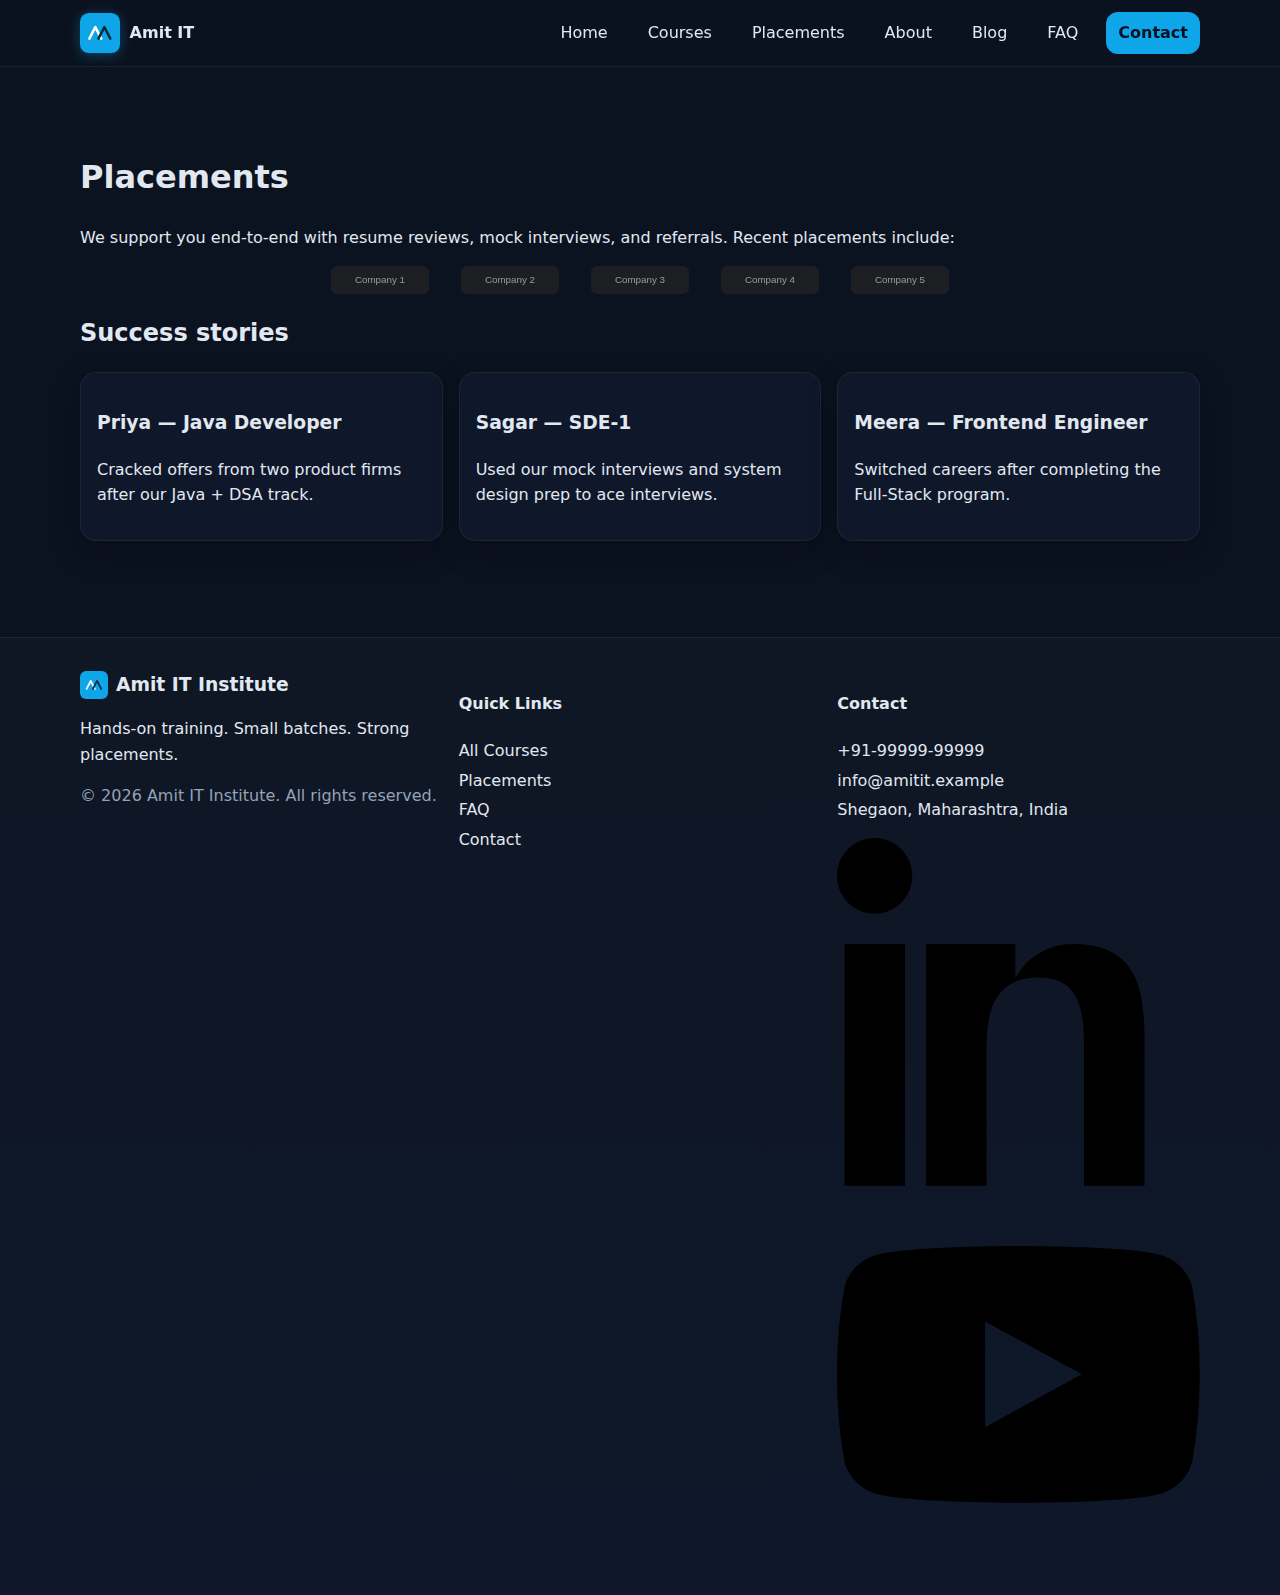
<file: placements.html>
<!doctype html>
<html lang="en">
<head>
  <title>Placements — Amit IT Institute</title>
  <meta charset="utf-8">
<meta name="viewport" content="width=device-width, initial-scale=1">
<meta name="theme-color" content="#0ea5e9">
<meta name="description" content="Amit IT Institute — Learn Java, Python, Full-Stack, Data Structures, and interview skills. Hands-on training, small batches, and strong placement support.">
<meta name="keywords" content="Amit IT Institute, Java course, Python course, DSA, Full Stack, placements, training, India">
<meta property="og:title" content="Amit IT Institute">
<meta property="og:description" content="Transform your career in tech with hands-on courses and strong placement support.">
<meta property="og:type" content="website">
<meta property="og:image" content="assets/img/og-cover.png">
<link rel="icon" href="assets/img/favicon.png">
<link rel="preload" href="assets/img/hero.webp" as="image">
<link rel="stylesheet" href="assets/css/styles.css">
<script defer src="assets/js/main.js"></script>
<script type="application/ld+json">
{
  "@context": "https://schema.org",
  "@type": "CollegeOrUniversity",
  "name": "Amit IT Institute",
  "url": "https://example.com",
  "logo": "https://example.com/assets/img/logo.svg",
  "sameAs": ["https://www.facebook.com/", "https://www.linkedin.com/"],
  "address": {
    "@type": "PostalAddress",
    "addressCountry": "IN"
  }
}
</script>

</head>
<body>
  <header class="site-header" role="banner">
  <a class="skip-link" href="#main">Skip to content</a>
  <div class="container nav-wrap">
    <a href="index.html" class="brand" aria-label="Amit IT Institute home">
      <img src="assets/img/logo.svg" alt="" class="logo" width="40" height="40" loading="eager">
      <span>Amit IT</span>
    </a>
    <button class="nav-toggle" aria-expanded="false" aria-controls="site-nav" aria-label="Toggle navigation">
      <span class="bar"></span><span class="bar"></span><span class="bar"></span>
    </button>
    <nav id="site-nav" class="site-nav" role="navigation">
      <ul>
        <li><a href="index.html">Home</a></li>
        <li><a href="courses.html">Courses</a></li>
        <li><a href="placements.html">Placements</a></li>
        <li><a href="about.html">About</a></li>
        <li><a href="blog.html">Blog</a></li>
        <li><a href="faq.html">FAQ</a></li>
        <li><a href="contact.html" class="btn btn-sm">Contact</a></li>
      </ul>
    </nav>
  </div>
</header>

  <main id="main" class="container pad-block">
    <h1>Placements</h1>
    <p>We support you end‑to‑end with resume reviews, mock interviews, and referrals. Recent placements include:</p>
    <div class="logo-marquee wrap">
      <img src="assets/img/logos/company1.svg" alt="Company 1">
      <img src="assets/img/logos/company2.svg" alt="Company 2">
      <img src="assets/img/logos/company3.svg" alt="Company 3">
      <img src="assets/img/logos/company4.svg" alt="Company 4">
      <img src="assets/img/logos/company5.svg" alt="Company 5">
    </div>
    <h2>Success stories</h2>
    <div class="grid-3">
      <article class="card">
        <h3>Priya — Java Developer</h3>
        <p>Cracked offers from two product firms after our Java + DSA track.</p>
      </article>
      <article class="card">
        <h3>Sagar — SDE‑1</h3>
        <p>Used our mock interviews and system design prep to ace interviews.</p>
      </article>
      <article class="card">
        <h3>Meera — Frontend Engineer</h3>
        <p>Switched careers after completing the Full‑Stack program.</p>
      </article>
    </div>
  </main>
  <footer class="site-footer">
  <div class="container grid-3">
    <div>
      <h3 class="footer-brand">
        <img src="assets/img/logo.svg" alt="" width="28" height="28"> Amit IT Institute
      </h3>
      <p>Hands-on training. Small batches. Strong placements.</p>
      <p class="muted">© <span id="year"></span> Amit IT Institute. All rights reserved.</p>
    </div>
    <div>
      <h4>Quick Links</h4>
      <ul class="list-unstyled">
        <li><a href="courses.html">All Courses</a></li>
        <li><a href="placements.html">Placements</a></li>
        <li><a href="faq.html">FAQ</a></li>
        <li><a href="contact.html">Contact</a></li>
      </ul>
    </div>
    <div>
      <h4>Contact</h4>
      <ul class="list-unstyled">
        <li><a href="tel:+919999999999">+91-99999-99999</a></li>
        <li><a href="mailto:info@amitit.example">info@amitit.example</a></li>
        <li>Shegaon, Maharashtra, India</li>
      </ul>
      <div class="socials">
        <a aria-label="LinkedIn" href="#"><svg aria-hidden="true" viewBox="0 0 24 24"><path d="M4.98 3.5C4.98 4.88 3.86 6 2.5 6S0 4.88 0 3.5 1.12 1 2.5 1s2.48 1.12 2.48 2.5zM.5 8h4V24h-4V8zm7.5 0h3.8v2.2h.05c.53-1 1.82-2.2 3.75-2.2 4 0 4.75 2.63 4.75 6v10h-4v-8.9c0-2.13 0-4.87-3-4.87-3 0-3.46 2.34-3.46 4.75V24h-4V8z"/></svg></a>
        <a aria-label="YouTube" href="#"><svg aria-hidden="true" viewBox="0 0 24 24"><path d="M23.5 6.2a3 3 0 0 0-2.1-2.1C19.5 3.5 12 3.5 12 3.5s-7.5 0-9.4.6A3 3 0 0 0 .5 6.2 31 31 0 0 0 0 12a31 31 0 0 0 .5 5.8 3 3 0 0 0 2.1 2.1C4.5 20.5 12 20.5 12 20.5s7.5 0 9.4-.6a3 3 0 0 0 2.1-2.1A31 31 0 0 0 24 12a31 31 0 0 0-.5-5.8zM9.8 15.5v-7l6.4 3.5-6.4 3.5z"/></svg></a>
      </div>
    </div>
  </div>
</footer>

</body>
</html>
</file>
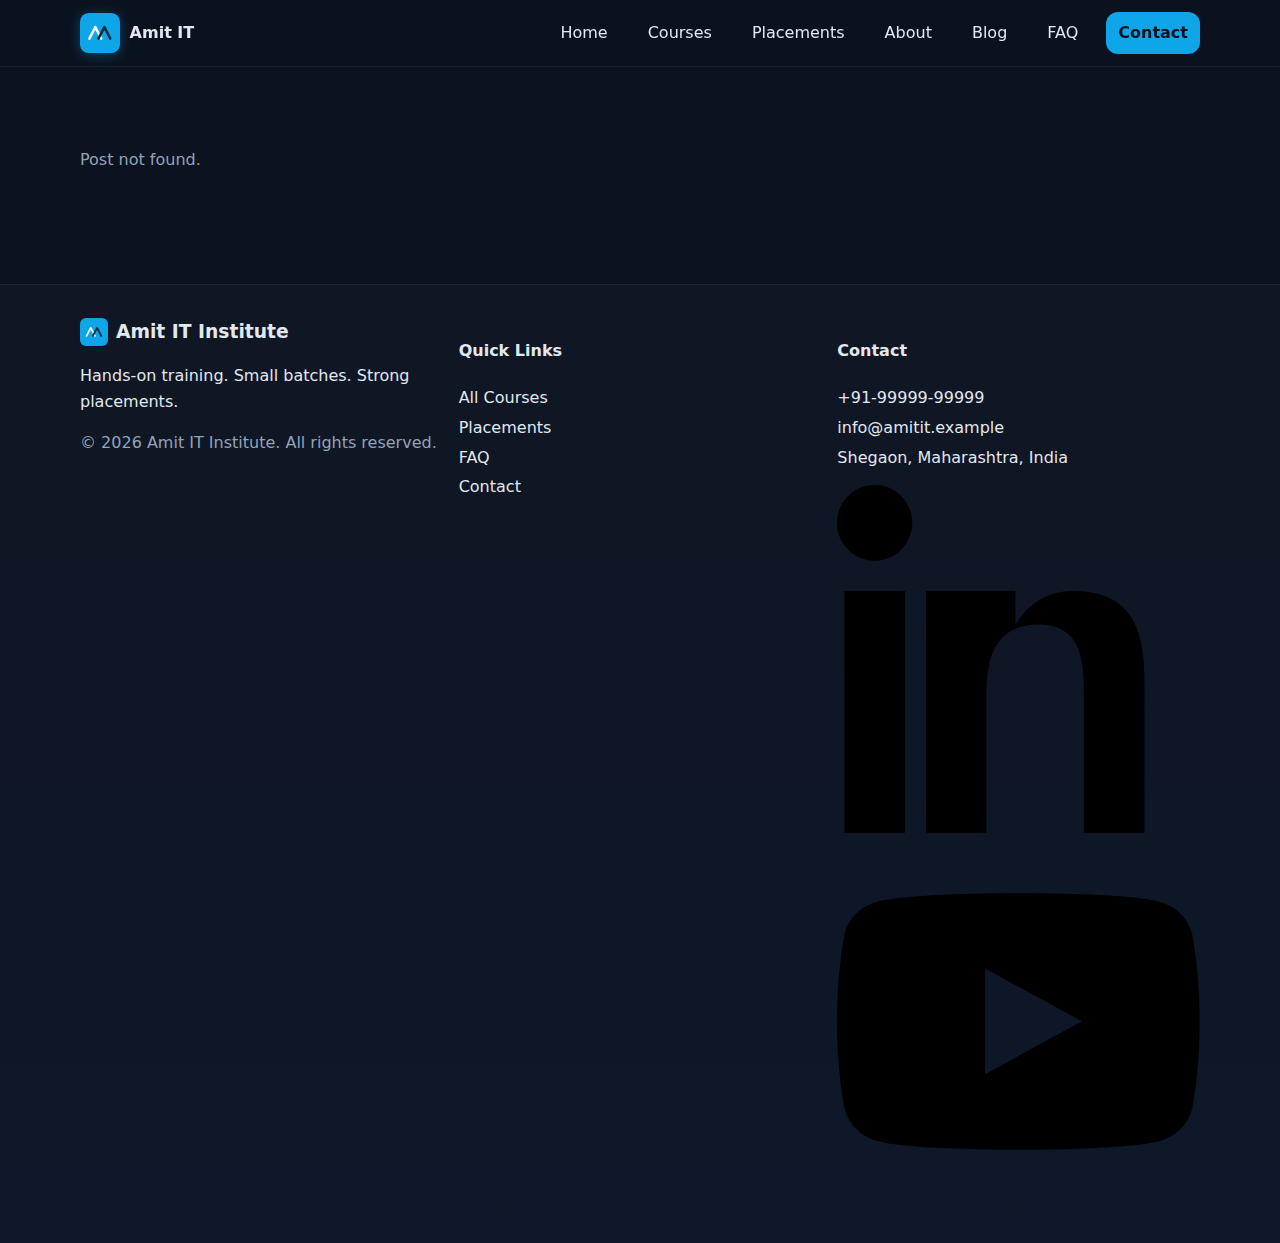
<file: post.html>
<!doctype html>
<html lang="en">
<head>
  <title>Post — Amit IT Institute</title>
  <meta charset="utf-8">
<meta name="viewport" content="width=device-width, initial-scale=1">
<meta name="theme-color" content="#0ea5e9">
<meta name="description" content="Amit IT Institute — Learn Java, Python, Full-Stack, Data Structures, and interview skills. Hands-on training, small batches, and strong placement support.">
<meta name="keywords" content="Amit IT Institute, Java course, Python course, DSA, Full Stack, placements, training, India">
<meta property="og:title" content="Amit IT Institute">
<meta property="og:description" content="Transform your career in tech with hands-on courses and strong placement support.">
<meta property="og:type" content="website">
<meta property="og:image" content="assets/img/og-cover.png">
<link rel="icon" href="assets/img/favicon.png">
<link rel="preload" href="assets/img/hero.webp" as="image">
<link rel="stylesheet" href="assets/css/styles.css">
<script defer src="assets/js/main.js"></script>
<script type="application/ld+json">
{
  "@context": "https://schema.org",
  "@type": "CollegeOrUniversity",
  "name": "Amit IT Institute",
  "url": "https://example.com",
  "logo": "https://example.com/assets/img/logo.svg",
  "sameAs": ["https://www.facebook.com/", "https://www.linkedin.com/"],
  "address": {
    "@type": "PostalAddress",
    "addressCountry": "IN"
  }
}
</script>

  <script defer src="assets/js/blog.js"></script>
</head>
<body>
  <header class="site-header" role="banner">
  <a class="skip-link" href="#main">Skip to content</a>
  <div class="container nav-wrap">
    <a href="index.html" class="brand" aria-label="Amit IT Institute home">
      <img src="assets/img/logo.svg" alt="" class="logo" width="40" height="40" loading="eager">
      <span>Amit IT</span>
    </a>
    <button class="nav-toggle" aria-expanded="false" aria-controls="site-nav" aria-label="Toggle navigation">
      <span class="bar"></span><span class="bar"></span><span class="bar"></span>
    </button>
    <nav id="site-nav" class="site-nav" role="navigation">
      <ul>
        <li><a href="index.html">Home</a></li>
        <li><a href="courses.html">Courses</a></li>
        <li><a href="placements.html">Placements</a></li>
        <li><a href="about.html">About</a></li>
        <li><a href="blog.html">Blog</a></li>
        <li><a href="faq.html">FAQ</a></li>
        <li><a href="contact.html" class="btn btn-sm">Contact</a></li>
      </ul>
    </nav>
  </div>
</header>

  <main id="main" class="container pad-block">
    <article id="post"></article>
  </main>
  <footer class="site-footer">
  <div class="container grid-3">
    <div>
      <h3 class="footer-brand">
        <img src="assets/img/logo.svg" alt="" width="28" height="28"> Amit IT Institute
      </h3>
      <p>Hands-on training. Small batches. Strong placements.</p>
      <p class="muted">© <span id="year"></span> Amit IT Institute. All rights reserved.</p>
    </div>
    <div>
      <h4>Quick Links</h4>
      <ul class="list-unstyled">
        <li><a href="courses.html">All Courses</a></li>
        <li><a href="placements.html">Placements</a></li>
        <li><a href="faq.html">FAQ</a></li>
        <li><a href="contact.html">Contact</a></li>
      </ul>
    </div>
    <div>
      <h4>Contact</h4>
      <ul class="list-unstyled">
        <li><a href="tel:+919999999999">+91-99999-99999</a></li>
        <li><a href="mailto:info@amitit.example">info@amitit.example</a></li>
        <li>Shegaon, Maharashtra, India</li>
      </ul>
      <div class="socials">
        <a aria-label="LinkedIn" href="#"><svg aria-hidden="true" viewBox="0 0 24 24"><path d="M4.98 3.5C4.98 4.88 3.86 6 2.5 6S0 4.88 0 3.5 1.12 1 2.5 1s2.48 1.12 2.48 2.5zM.5 8h4V24h-4V8zm7.5 0h3.8v2.2h.05c.53-1 1.82-2.2 3.75-2.2 4 0 4.75 2.63 4.75 6v10h-4v-8.9c0-2.13 0-4.87-3-4.87-3 0-3.46 2.34-3.46 4.75V24h-4V8z"/></svg></a>
        <a aria-label="YouTube" href="#"><svg aria-hidden="true" viewBox="0 0 24 24"><path d="M23.5 6.2a3 3 0 0 0-2.1-2.1C19.5 3.5 12 3.5 12 3.5s-7.5 0-9.4.6A3 3 0 0 0 .5 6.2 31 31 0 0 0 0 12a31 31 0 0 0 .5 5.8 3 3 0 0 0 2.1 2.1C4.5 20.5 12 20.5 12 20.5s7.5 0 9.4-.6a3 3 0 0 0 2.1-2.1A31 31 0 0 0 24 12a31 31 0 0 0-.5-5.8zM9.8 15.5v-7l6.4 3.5-6.4 3.5z"/></svg></a>
      </div>
    </div>
  </div>
</footer>

</body>
</html>
</file>
<file: assets/css/styles.css>
:root{
  --bg:#0b1220;
  --card:#0f172a;
  --muted:#94a3b8;
  --text:#e2e8f0;
  --brand:#0ea5e9;
  --brand-600:#0284c7;
  --ring: rgba(14,165,233,.35);
  --radius: 16px;
}

*{box-sizing:border-box}
html{scroll-behavior:smooth}
body{
  margin:0;
  font-family: system-ui, -apple-system, Segoe UI, Roboto, Helvetica, Arial, sans-serif;
  color:var(--text);
  background:linear-gradient(180deg,#0b1220 0%, #0b1220 40%, #0a1426 100%);
  line-height:1.6;
}

img{max-width:100%;display:block}
a{color:var(--text);text-decoration:none}
a:hover{color:#fff}
.muted{color:var(--muted)}
.center{text-align:center}
.container{width:min(1120px, 92%); margin-inline:auto}
.pad-block{padding-block:4rem}
.section-head{display:flex;align-items:center;justify-content:space-between;gap:1rem;margin-block:1rem 2rem}
.link{color:var(--brand)}

.site-header{position:sticky;top:0;background:rgba(11,18,32,.7);backdrop-filter: blur(8px);z-index:50;border-bottom:1px solid rgba(255,255,255,.06)}
.nav-wrap{display:flex;align-items:center;justify-content:space-between;padding:.75rem 0}
.brand{display:flex;align-items:center;gap:.6rem;font-weight:700}
.logo{filter:drop-shadow(0 2px 6px rgba(14,165,233,.35))}
.site-nav ul{display:flex;gap:1rem;list-style:none;padding:0;margin:0;align-items:center}
.site-nav a{padding:.5rem .75rem;border-radius:12px}
.site-nav a:hover{background:rgba(255,255,255,.06)}
.btn{background:var(--brand);color:#08111f;padding:.75rem 1rem;border:none;border-radius:12px;font-weight:700;display:inline-block}
.btn:hover{background:var(--brand-600)}
.btn-outline{outline:2px solid var(--brand);background:transparent;color:var(--text)}
.btn-sm{padding:.5rem .75rem}
.btn-lg{padding:1rem 1.25rem;font-size:1.125rem;border-radius:14px}

.skip-link{position:absolute;left:-9999px;top:auto;width:1px;height:1px;overflow:hidden}
.skip-link:focus{left:1rem;top:1rem;width:auto;height:auto;background:#fff;color:#000;padding:.5rem;border-radius:8px}

.nav-toggle{display:none;flex-direction:column;gap:4px;background:none;border:none}
.nav-toggle .bar{width:24px;height:2px;background:#cbd5e1;display:block}

.hero{padding-block:4rem 3rem;background:radial-gradient(1200px 400px at 20% -10%, rgba(14,165,233,.18), transparent 50%)}
.hero-inner{display:grid;grid-template-columns:1.1fr .9fr;align-items:center;gap:2rem}
.hero h1{font-size:clamp(2rem, 3.5vw, 3rem);line-height:1.2;margin:0}
.highlight{color:var(--brand)}
.hero-copy p{color:#cbd5e1;margin:.75rem 0 1.25rem}
.hero-ctas{display:flex;gap:.75rem;flex-wrap:wrap}
.stats{display:flex;gap:1.5rem;list-style:none;padding:0;margin:1.5rem 0 0}
.stats li{background:rgba(255,255,255,.04);padding:.75rem 1rem;border-radius:12px;border:1px solid rgba(255,255,255,.06)}
.stats strong{font-size:1.25rem;display:block}

.brands{padding-block:1.5rem}
.logo-marquee{display:flex;gap:2rem;align-items:center;justify-content:center;opacity:.9;flex-wrap:wrap}
.logo-marquee img{height:28px;opacity:.85;filter:grayscale(1);}

.feature-cards .grid-3{margin-top:1rem}
.card{background:var(--card);padding:1rem;border-radius:var(--radius);border:1px solid rgba(255,255,255,.06);box-shadow:0 10px 30px rgba(0,0,0,.25)}
.card:hover{box-shadow:0 12px 36px rgba(0,0,0,.35);}
.grid-3{display:grid;grid-template-columns:repeat(3,1fr);gap:1rem}
.grid-2{display:grid;grid-template-columns:repeat(2,1fr);gap:1rem}

.home-courses .card h3{margin:.25rem 0}
.tag{display:inline-block; font-size:.75rem; padding:.25rem .5rem; border:1px solid rgba(255,255,255,.12); border-radius:999px; color:#cbd5e1}
.tags{display:flex; gap:.5rem; flex-wrap:wrap; margin:.5rem 0}

.testimonials{padding-block:2rem}
.testimonial-slider{position:relative;overflow:hidden}
.t-item{display:none}
.t-item.active{display:block}
.t-prev,.t-next{position:absolute;top:50%;transform:translateY(-50%);background:rgba(255,255,255,.1);border:none;border-radius:999px;width:40px;height:40px}
.t-prev{left:.25rem}.t-next{right:.25rem}

.cta{padding-block:2rem 4rem}
.cta-inner{background:linear-gradient(90deg, rgba(14,165,233,.18), rgba(14,165,233,.05)); padding:2rem;border-radius:var(--radius); text-align:center;border:1px solid rgba(255,255,255,.08)}

.site-footer{margin-top:2rem;padding:2rem 0;background:rgba(255,255,255,.02);border-top:1px solid rgba(255,255,255,.06)}
.footer-brand{display:flex;align-items:center;gap:.5rem;margin:0 0 .5rem}

.team .avatar{border-radius:50%; border:2px solid rgba(255,255,255,.08)}

.list-unstyled{list-style:none;padding:0;margin:0;display:grid;gap:.25rem}
.checklist{display:grid;gap:.5rem}
.checklist li::marker{content:""}

.faq{background:var(--card);padding:1rem;border-radius:var(--radius);border:1px solid rgba(255,255,255,.08);margin:.5rem 0}
.faq>summary{cursor:pointer;font-weight:600}

.map-embed iframe{width:100%;height:320px;border:0;border-radius:12px}

/* Responsive utilities */
@media (max-width: 960px){
  .grid-3{grid-template-columns:1fr 1fr}
  .hero-inner{grid-template-columns:1fr}
}
@media (max-width: 640px){
  .grid-3,.grid-2{grid-template-columns:1fr}
  .site-nav{position:fixed;inset:64px 0 0 auto;background:rgba(11,18,32,.98);transform:translateX(100%);transition:.3s;padding:1rem}
  .site-nav.open{transform:translateX(0)}
  .site-nav ul{flex-direction:column;align-items:flex-start}
  .nav-toggle{display:flex}
  .stats{flex-wrap:wrap}
}

/* Forms */
input, select, textarea{
  width:100%;padding:.75rem;border-radius:12px;border:1px solid rgba(255,255,255,.12);background:rgba(255,255,255,.03);color:var(--text);
  outline: none;
}
input:focus, select:focus, textarea:focus{box-shadow:0 0 0 4px var(--ring)}

/* Utility */
.mono{font-family: ui-monospace, SFMono-Regular, Menlo, Consolas, monospace}
.badge{background:rgba(14,165,233,.12);border:1px solid rgba(14,165,233,.35);color:#e0f2fe;border-radius:999px;padding:.25rem .5rem;font-size:.75rem}
</file>
